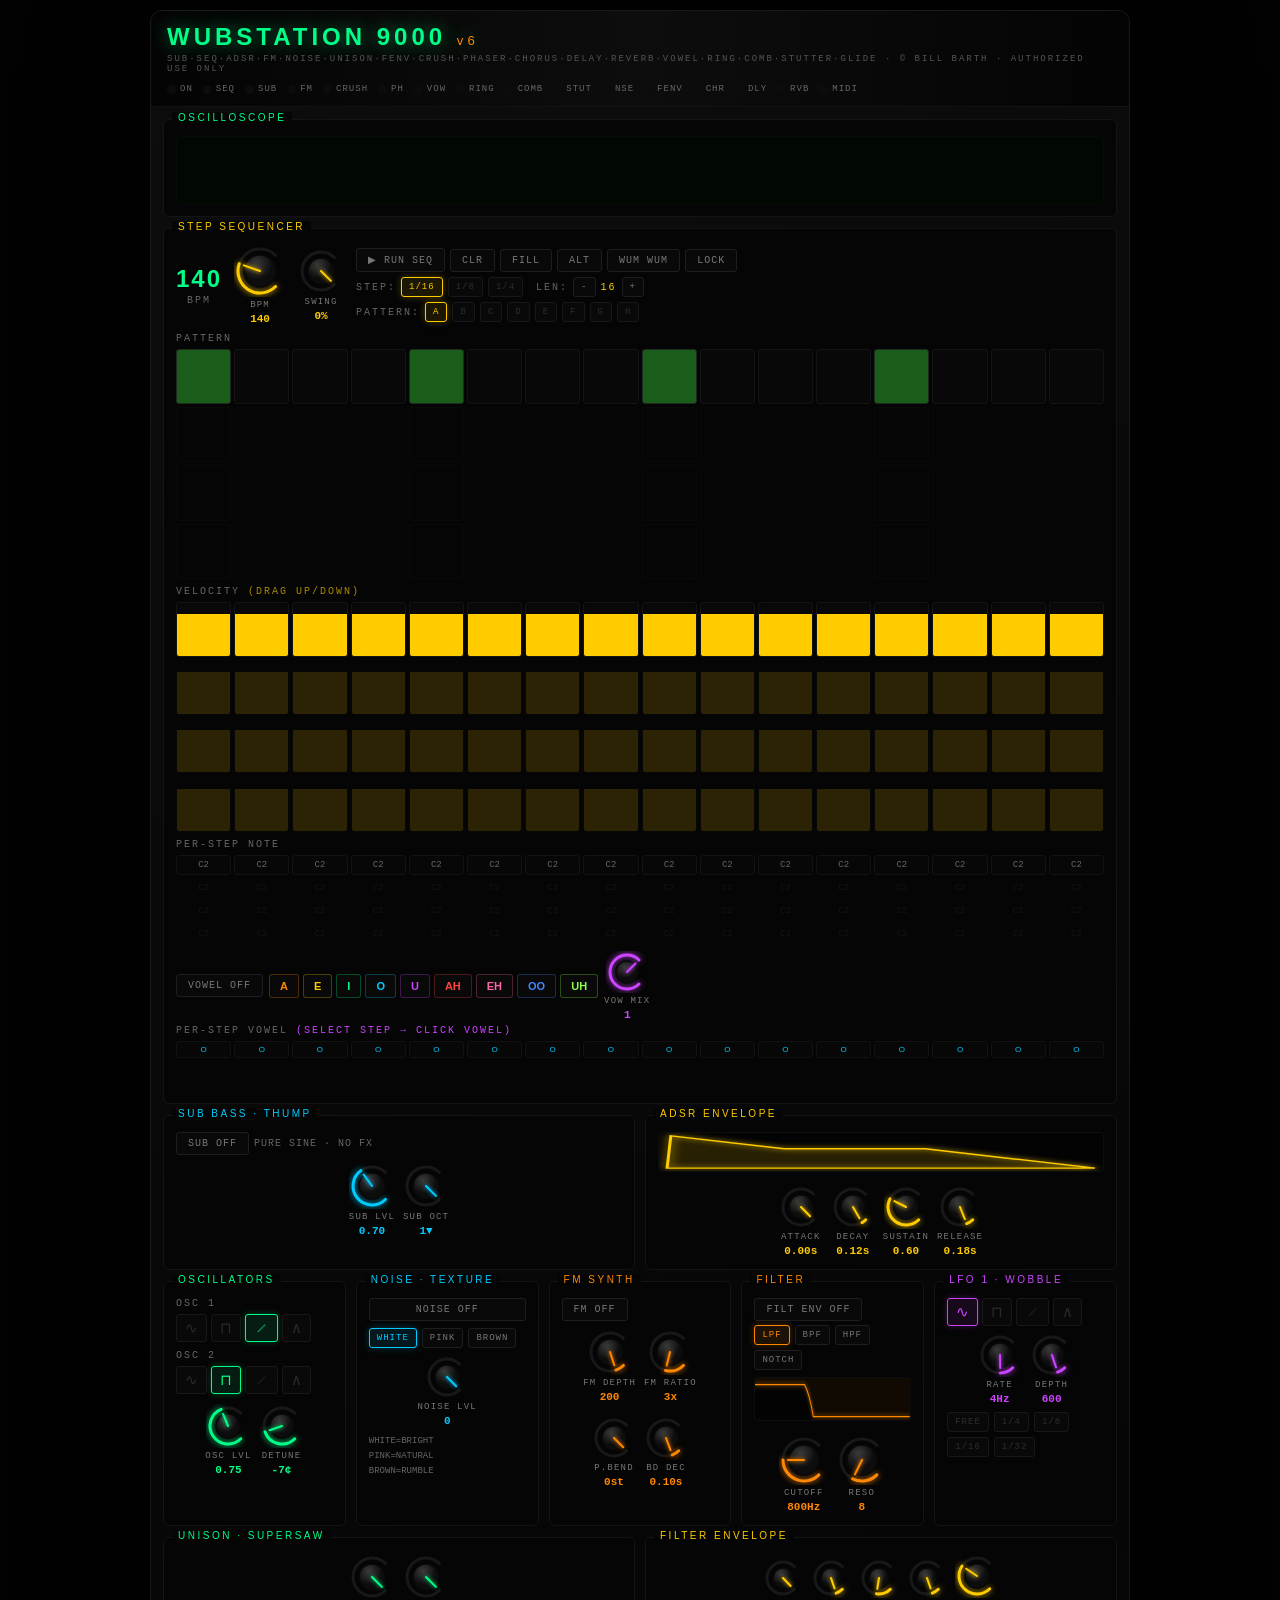
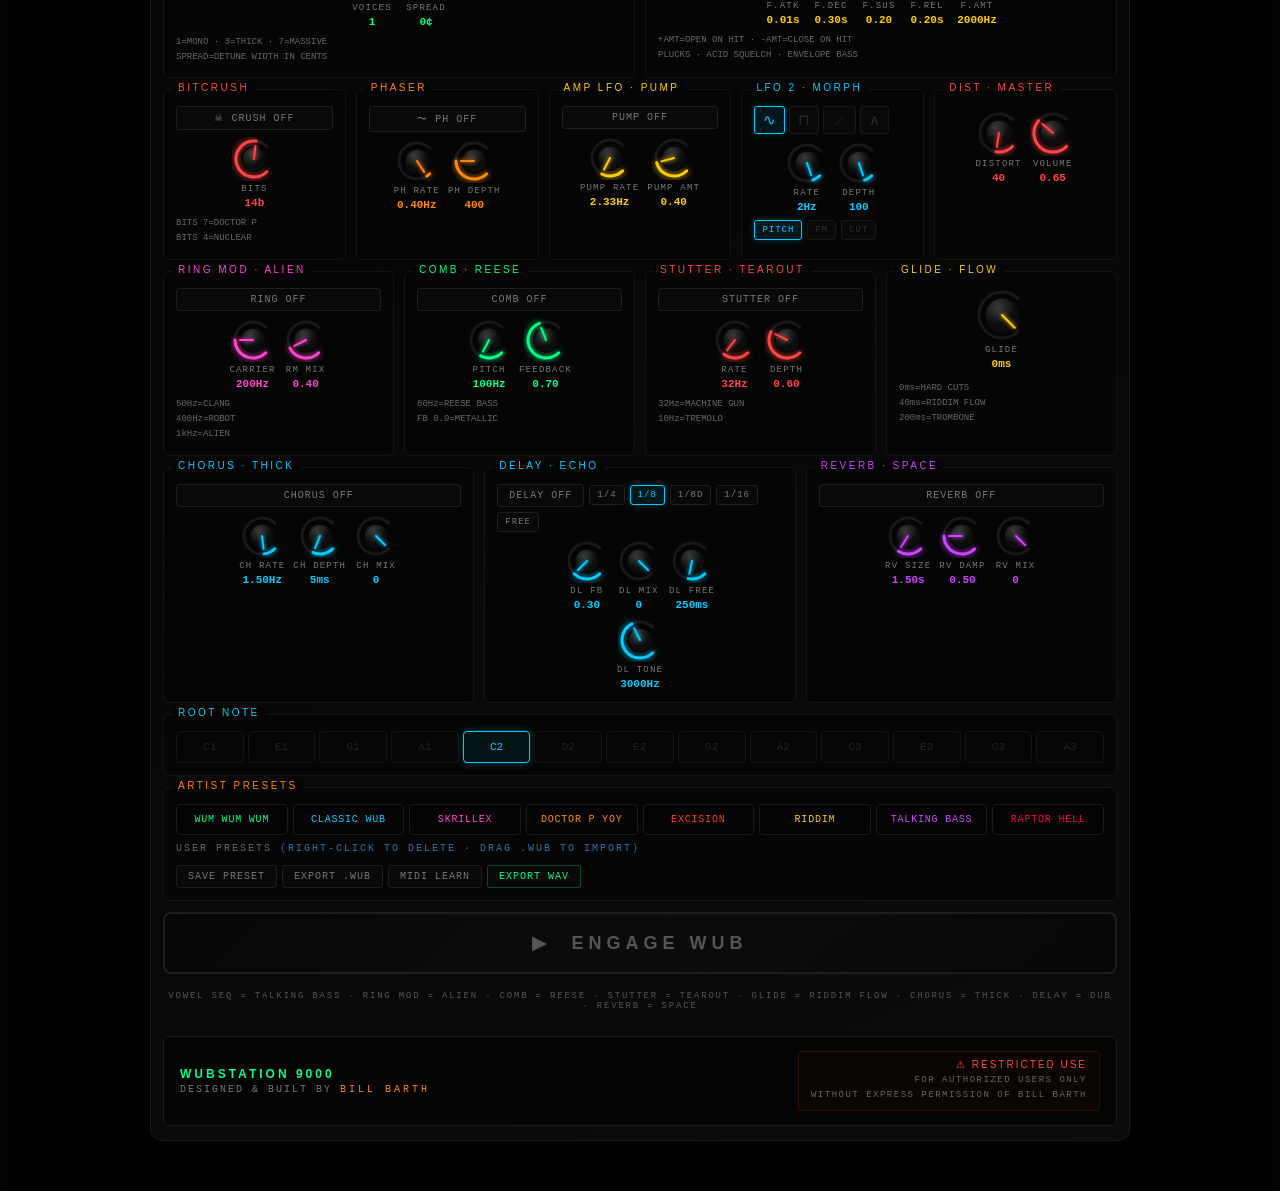
<file: index.html>
<!DOCTYPE html>
<html lang="en">
<head>
<meta charset="UTF-8">
<meta name="viewport" content="width=device-width, initial-scale=1.0, maximum-scale=1.0, user-scalable=no">
<meta name="theme-color" content="#020202">
<link rel="manifest" href="manifest.json">
<title>WUBSTATION 9000 v6</title>
<link rel="stylesheet" href="style.css">
</head>
<body>

<div class="machine">
<div class="hdr">
  <div>
    <div class="logo">WUBSTATION 9000 <span class="ver">v6</span></div>
    <div class="sub">SUB·SEQ·ADSR·FM·NOISE·UNISON·FENV·CRUSH·PHASER·CHORUS·DELAY·REVERB·VOWEL·RING·COMB·STUTTER·GLIDE · &copy; BILL BARTH · AUTHORIZED USE ONLY</div>
  </div>
  <div class="leds">
    <div class="lr"><div class="led" id="l-tx"></div><span class="ll">ON</span></div>
    <div class="lr"><div class="led" id="l-seq"></div><span class="ll">SEQ</span></div>
    <div class="lr"><div class="led" id="l-sub"></div><span class="ll">SUB</span></div>
    <div class="lr"><div class="led" id="l-fm"></div><span class="ll">FM</span></div>
    <div class="lr"><div class="led" id="l-bc"></div><span class="ll">CRUSH</span></div>
    <div class="lr"><div class="led" id="l-ph"></div><span class="ll">PH</span></div>
    <div class="lr"><div class="led" id="l-vow"></div><span class="ll">VOW</span></div>
    <div class="lr"><div class="led" id="l-rm"></div><span class="ll">RING</span></div>
    <div class="lr"><div class="led" id="l-comb"></div><span class="ll">COMB</span></div>
    <div class="lr"><div class="led" id="l-stut"></div><span class="ll">STUT</span></div>
    <div class="lr"><div class="led" id="l-noise"></div><span class="ll">NSE</span></div>
    <div class="lr"><div class="led" id="l-fenv"></div><span class="ll">FENV</span></div>
    <div class="lr"><div class="led" id="l-chorus"></div><span class="ll">CHR</span></div>
    <div class="lr"><div class="led" id="l-delay"></div><span class="ll">DLY</span></div>
    <div class="lr"><div class="led" id="l-reverb"></div><span class="ll">RVB</span></div>
    <div class="lr"><div class="led" id="l-midi"></div><span class="ll">MIDI</span></div>
  </div>
</div>
<div class="body">

<div class="panel"><div class="pt" style="color:#00ff88">OSCILLOSCOPE</div><canvas id="scope"></canvas></div>

<!-- SEQUENCER -->
<div class="panel">
  <div class="pt" style="color:#ffcc00">STEP SEQUENCER</div>
  <div style="display:flex;gap:12px;align-items:center;flex-wrap:wrap;margin-bottom:8px;">
    <div style="text-align:center;"><div class="bd" id="bdisp">140</div><span class="bu">BPM</span></div>
    <div id="k-bpm"></div>
    <div id="k-swing"></div>
    <div style="display:flex;flex-direction:column;gap:5px;">
      <div class="tr">
        <button class="tb" id="sq-run">&#9654; RUN SEQ</button>
        <button class="tb" id="sq-clr">CLR</button>
        <button class="tb" id="sq-fill">FILL</button>
        <button class="tb" id="sq-alt">ALT</button>
        <button class="tb" id="sq-wum">WUM WUM</button>
        <button class="tb" id="sq-lock">LOCK</button>
      </div>
      <div class="tr">
        <span class="sl" style="margin-bottom:0;">STEP:</span>
        <button class="tb sm" id="ss-1/16" data-ss="1/16">1/16</button>
        <button class="tb sm" id="ss-1/8" data-ss="1/8">1/8</button>
        <button class="tb sm" id="ss-1/4" data-ss="1/4">1/4</button>
        <span class="sl" style="margin-bottom:0;margin-left:8px;">LEN:</span>
        <button class="tb sm" id="sl-dec">-</button>
        <span class="sl" style="margin-bottom:0;color:#ffcc00;" id="sl-disp">16</span>
        <button class="tb sm" id="sl-inc">+</button>
      </div>
      <div class="tr">
        <span class="sl" style="margin-bottom:0;">PATTERN:</span>
        <button class="tb sm pat-btn" id="pat-0">A</button>
        <button class="tb sm pat-btn" id="pat-1">B</button>
        <button class="tb sm pat-btn" id="pat-2">C</button>
        <button class="tb sm pat-btn" id="pat-3">D</button>
        <button class="tb sm pat-btn" id="pat-4">E</button>
        <button class="tb sm pat-btn" id="pat-5">F</button>
        <button class="tb sm pat-btn" id="pat-6">G</button>
        <button class="tb sm pat-btn" id="pat-7">H</button>
      </div>
    </div>
  </div>
  <span class="sl">PATTERN</span>
  <div class="sg" id="sg"></div>
  <span class="sl" style="margin-top:7px;">VELOCITY <span style="color:#ffcc00aa;">(DRAG UP/DOWN)</span></span>
  <div class="sg" id="vg" style="margin-top:0;"></div>
  <span class="sl" style="margin-top:7px;">PER-STEP NOTE</span>
  <div class="ns" id="ns"></div>
  <div style="display:flex;gap:6px;align-items:center;flex-wrap:wrap;margin-top:7px;margin-bottom:4px;">
    <button class="tb" id="vow-tog">VOWEL OFF</button>
    <div class="vbr" id="vbr"></div>
    <div id="k-vmix"></div>
  </div>
  <span class="sl">PER-STEP VOWEL <span style="color:#cc44ff;">(SELECT STEP &rarr; CLICK VOWEL)</span></span>
  <div class="vs" id="vs"></div>
</div>

<!-- SUB + ADSR -->
<div class="g2">
  <div class="panel">
    <div class="pt" style="color:#00ccff">SUB BASS · THUMP</div>
    <div style="display:flex;flex-direction:column;gap:8px;">
      <div class="tr"><button class="tb" id="sub-tog">SUB OFF</button><span style="font-size:10px;color:#666;letter-spacing:1px;">PURE SINE · NO FX</span></div>
      <div class="kr" style="padding-top:0;"><div id="k-sv"></div><div id="k-so"></div></div>
    </div>
  </div>
  <div class="panel">
    <div class="pt" style="color:#ffcc00">ADSR ENVELOPE</div>
    <div style="display:flex;flex-direction:column;gap:7px;">
      <div class="av"><svg viewBox="0 0 220 40" preserveAspectRatio="none"><path id="ap" fill="rgba(255,204,0,.08)" stroke="#ffcc00" stroke-width="1.5" style="filter:drop-shadow(0 0 3px #ffcc00)"/></svg></div>
      <div class="kr" style="padding-top:0;"><div id="k-A"></div><div id="k-D"></div><div id="k-S"></div><div id="k-R"></div></div>
    </div>
  </div>
</div>

<!-- OSC + NOISE + UNISON + FM + FILTER + LFO1 -->
<div class="g5">
  <div class="panel">
    <div class="pt" style="color:#00ff88">OSCILLATORS</div>
    <div style="display:flex;flex-direction:column;gap:8px;">
      <div><span class="sl">OSC 1</span><div class="wr" id="o1w"></div></div>
      <div><span class="sl">OSC 2</span><div class="wr" id="o2w"></div></div>
      <div class="kr" style="padding-top:2px;"><div id="k-o1v"></div><div id="k-det"></div></div>
    </div>
  </div>
  <div class="panel">
    <div class="pt" style="color:#00ccff">NOISE · TEXTURE</div>
    <div style="display:flex;flex-direction:column;gap:7px;">
      <button class="tb" id="noise-tog">NOISE OFF</button>
      <div class="tr">
        <button class="tb sm" id="nt-white">WHITE</button>
        <button class="tb sm" id="nt-pink">PINK</button>
        <button class="tb sm" id="nt-brown">BROWN</button>
      </div>
      <div class="kr" style="padding-top:0;"><div id="k-nvol"></div></div>
      <div style="font-size:9px;color:#666;line-height:1.7;">WHITE=BRIGHT<br>PINK=NATURAL<br>BROWN=RUMBLE</div>
    </div>
  </div>
  <div class="panel">
    <div class="pt" style="color:#ff8800">FM SYNTH</div>
    <div style="display:flex;flex-direction:column;gap:8px;">
      <div class="tr"><button class="tb" id="fm-tog">FM OFF</button></div>
      <div class="kr" style="padding-top:0;"><div id="k-fmd"></div><div id="k-fmr"></div></div>
      <div class="kr"><div id="k-pb"></div><div id="k-pd"></div></div>
    </div>
  </div>
  <div class="panel">
    <div class="pt" style="color:#ff8800">FILTER</div>
    <div class="tr" style="margin-bottom:4px;">
      <button class="tb" id="fenv-tog">FILT ENV OFF</button>
    </div>
    <div style="display:flex;flex-direction:column;gap:7px;">
      <div class="tr">
        <button class="tb sm" id="ft-lpf">LPF</button>
        <button class="tb sm" id="ft-bpf">BPF</button>
        <button class="tb sm" id="ft-hpf">HPF</button>
        <button class="tb sm" id="ft-notch">NOTCH</button>
      </div>
      <div class="fviz">
        <svg viewBox="0 0 250 50" preserveAspectRatio="none">
          <path id="ff" fill="rgba(255,136,0,.05)"/>
          <path id="fl" fill="none" stroke="#ff8800" stroke-width="1.5" style="filter:drop-shadow(0 0 3px #ff8800)"/>
        </svg>
      </div>
      <div class="kr" style="padding-top:0;"><div id="k-cut"></div><div id="k-res"></div></div>
    </div>
  </div>
  <div class="panel">
    <div class="pt" style="color:#cc44ff">LFO 1 · WOBBLE</div>
    <div style="display:flex;flex-direction:column;gap:7px;">
      <div class="wr" id="l1w"></div>
      <div class="kr" style="padding-top:0;"><div id="k-l1r"></div><div id="k-l1d"></div></div>
      <div class="tr">
        <button class="tb sm" id="syn1">FREE</button>
        <button class="tb sm" id="d1-1/4" data-d1="1/4">1/4</button>
        <button class="tb sm" id="d1-1/8" data-d1="1/8">1/8</button>
        <button class="tb sm" id="d1-1/16" data-d1="1/16">1/16</button>
        <button class="tb sm" id="d1-1/32" data-d1="1/32">1/32</button>
      </div>
      <div style="font-size:10px;color:#cc44ff99;" id="l1hz"></div>
    </div>
  </div>
</div>

<!-- UNISON + FILTER ENVELOPE -->
<div class="g2">
  <div class="panel">
    <div class="pt" style="color:#00ff88">UNISON · SUPERSAW</div>
    <div style="display:flex;flex-direction:column;gap:7px;">
      <div class="kr" style="padding-top:0;"><div id="k-univ"></div><div id="k-unis"></div></div>
      <div style="font-size:9px;color:#666;line-height:1.7;">1=MONO · 3=THICK · 7=MASSIVE<br>SPREAD=DETUNE WIDTH IN CENTS</div>
    </div>
  </div>
  <div class="panel">
    <div class="pt" style="color:#ffcc00">FILTER ENVELOPE</div>
    <div style="display:flex;flex-direction:column;gap:7px;">
      <div class="kr" style="padding-top:0;">
        <div id="k-fea"></div><div id="k-fed"></div><div id="k-fes"></div><div id="k-fer"></div><div id="k-feamt"></div>
      </div>
      <div style="font-size:9px;color:#666;line-height:1.7;">+AMT=OPEN ON HIT · -AMT=CLOSE ON HIT<br>PLUCKS · ACID SQUELCH · ENVELOPE BASS</div>
    </div>
  </div>
</div>

<!-- FX ROW 1 -->
<div class="g5">
  <div class="panel">
    <div class="pt" style="color:#ff4444">BITCRUSH</div>
    <div style="display:flex;flex-direction:column;gap:7px;">
      <button class="tb" id="bc-tog">&#9760; CRUSH OFF</button>
      <div class="kr" style="padding-top:0;"><div id="k-bit"></div></div>
      <div style="font-size:9px;color:#666;line-height:1.7;">BITS 7=DOCTOR P<br>BITS 4=NUCLEAR</div>
    </div>
  </div>
  <div class="panel">
    <div class="pt" style="color:#ff8800">PHASER</div>
    <div style="display:flex;flex-direction:column;gap:7px;">
      <button class="tb" id="ph-tog">&#12316; PH OFF</button>
      <div class="kr" style="padding-top:0;"><div id="k-phr"></div><div id="k-phd"></div></div>
    </div>
  </div>
  <div class="panel">
    <div class="pt" style="color:#ffcc00">AMP LFO · PUMP</div>
    <div style="display:flex;flex-direction:column;gap:7px;">
      <button class="tb" id="al-tog">PUMP OFF</button>
      <div class="kr" style="padding-top:0;"><div id="k-alr"></div><div id="k-ald"></div></div>
    </div>
  </div>
  <div class="panel">
    <div class="pt" style="color:#00ccff">LFO 2 · MORPH</div>
    <div style="display:flex;flex-direction:column;gap:7px;">
      <div class="wr" id="l2w"></div>
      <div class="kr" style="padding-top:0;"><div id="k-l2r"></div><div id="k-l2d"></div></div>
      <div class="tr">
        <button class="tb sm" id="t-pitch" data-tgt="pitch">PITCH</button>
        <button class="tb sm" id="t-fm" data-tgt="fm">FM</button>
        <button class="tb sm" id="t-cut2" data-tgt="cutoff2">CUT</button>
      </div>
    </div>
  </div>
  <div class="panel">
    <div class="pt" style="color:#ff4444">DIST · MASTER</div>
    <div class="kr" style="padding-top:4px;"><div id="k-dis"></div><div id="k-vol"></div></div>
  </div>
</div>

<!-- FX ROW 2 -->
<div class="g4">
  <div class="panel">
    <div class="pt" style="color:#ff44cc">RING MOD · ALIEN</div>
    <div style="display:flex;flex-direction:column;gap:7px;">
      <button class="tb" id="rm-tog">RING OFF</button>
      <div class="kr" style="padding-top:0;"><div id="k-rmf"></div><div id="k-rmm"></div></div>
      <div style="font-size:9px;color:#666;line-height:1.7;">50Hz=CLANG<br>400Hz=ROBOT<br>1kHz=ALIEN</div>
    </div>
  </div>
  <div class="panel">
    <div class="pt" style="color:#00ff88">COMB · REESE</div>
    <div style="display:flex;flex-direction:column;gap:7px;">
      <button class="tb" id="cb-tog">COMB OFF</button>
      <div class="kr" style="padding-top:0;"><div id="k-cbf"></div><div id="k-cbg"></div></div>
      <div style="font-size:9px;color:#666;line-height:1.7;">80Hz=REESE BASS<br>FB 0.9=METALLIC</div>
    </div>
  </div>
  <div class="panel">
    <div class="pt" style="color:#ff4444">STUTTER · TEAROUT</div>
    <div style="display:flex;flex-direction:column;gap:7px;">
      <button class="tb" id="st-tog">STUTTER OFF</button>
      <div class="kr" style="padding-top:0;"><div id="k-str"></div><div id="k-std"></div></div>
      <div style="font-size:9px;color:#666;line-height:1.7;">32Hz=MACHINE GUN<br>10Hz=TREMOLO</div>
    </div>
  </div>
  <div class="panel">
    <div class="pt" style="color:#ffcc00">GLIDE · FLOW</div>
    <div style="display:flex;flex-direction:column;gap:7px;">
      <div class="kr" style="padding-top:0;"><div id="k-gli"></div></div>
      <div style="font-size:9px;color:#666;line-height:1.7;margin-top:4px;">0ms=HARD CUTS<br>40ms=RIDDIM FLOW<br>200ms=TROMBONE</div>
    </div>
  </div>
</div>

<!-- FX ROW 3: v6 EFFECTS -->
<div class="g3">
  <div class="panel">
    <div class="pt" style="color:#00ccff">CHORUS · THICK</div>
    <div style="display:flex;flex-direction:column;gap:7px;">
      <button class="tb" id="ch-tog">CHORUS OFF</button>
      <div class="kr" style="padding-top:0;"><div id="k-chr"></div><div id="k-chd"></div><div id="k-chm"></div></div>
    </div>
  </div>
  <div class="panel">
    <div class="pt" style="color:#00ccff">DELAY · ECHO</div>
    <div style="display:flex;flex-direction:column;gap:7px;">
      <div class="tr">
        <button class="tb" id="dl-tog">DELAY OFF</button>
        <button class="tb sm" id="ds-1/4" data-ds="1/4">1/4</button>
        <button class="tb sm" id="ds-1/8" data-ds="1/8">1/8</button>
        <button class="tb sm" id="ds-1/8d" data-ds="1/8d">1/8D</button>
        <button class="tb sm" id="ds-1/16" data-ds="1/16">1/16</button>
        <button class="tb sm" id="ds-free" data-ds="free">FREE</button>
      </div>
      <div class="kr" style="padding-top:0;"><div id="k-dlfb"></div><div id="k-dlm"></div><div id="k-dlf"></div></div>
      <div class="kr" style="padding-top:0;"><div id="k-dlft"></div></div>
    </div>
  </div>
  <div class="panel">
    <div class="pt" style="color:#cc44ff">REVERB · SPACE</div>
    <div style="display:flex;flex-direction:column;gap:7px;">
      <button class="tb" id="rv-tog">REVERB OFF</button>
      <div class="kr" style="padding-top:0;"><div id="k-rvs"></div><div id="k-rvd"></div><div id="k-rvm"></div></div>
    </div>
  </div>
</div>

<div class="panel"><div class="pt" style="color:#00ccff">ROOT NOTE</div><div class="nr" id="notes"></div></div>
<div class="panel">
  <div class="pt" style="color:#ff8800">ARTIST PRESETS</div>
  <div class="pr" id="presets"></div>
  <div style="margin-top:8px;">
    <span class="sl">USER PRESETS <span style="color:#44aaffaa;">(RIGHT-CLICK TO DELETE · DRAG .WUB TO IMPORT)</span></span>
    <div class="pr" id="user-presets"></div>
    <div class="tr" style="margin-top:6px;">
      <button class="tb" id="preset-save">SAVE PRESET</button>
      <button class="tb" id="preset-export">EXPORT .WUB</button>
      <button class="tb" id="midi-learn">MIDI LEARN</button>
      <button class="tb" id="export-wav" style="color:#00ff88;border-color:#00ff8844;">EXPORT WAV</button>
    </div>
  </div>
</div>
<button id="eng">&#9654;&nbsp; ENGAGE WUB</button>
<div class="tip">VOWEL SEQ = TALKING BASS · RING MOD = ALIEN · COMB = REESE · STUTTER = TEAROUT · GLIDE = RIDDIM FLOW · CHORUS = THICK · DELAY = DUB · REVERB = SPACE</div>
<div class="cbar">
  <div>
    <div style="font-family:'Orbitron','Impact','Arial Black',sans-serif;font-size:12px;font-weight:700;color:#00ff88;letter-spacing:3px;">WUBSTATION 9000</div>
    <div style="font-size:10px;color:#777;letter-spacing:2px;margin-top:3px;">DESIGNED &amp; BUILT BY <span style="color:#ff8800;letter-spacing:3px;">BILL BARTH</span></div>
  </div>
  <div style="border:1px solid #ff440022;border-radius:4px;padding:7px 12px;background:#ff440008;text-align:right;">
    <div style="font-size:10px;color:#ff4444;letter-spacing:2px;font-family:'Orbitron','Impact','Arial Black',sans-serif;">&#9888; RESTRICTED USE</div>
    <div style="font-size:9px;color:#666;letter-spacing:1.5px;margin-top:3px;line-height:1.7;">FOR AUTHORIZED USERS ONLY<br>WITHOUT EXPRESS PERMISSION OF BILL BARTH</div>
  </div>
</div>

</div></div>

<!-- Load order matters: state → engine → scope → sequencer → ui → presets -->
<script src="js/state.js"></script>
<script src="js/engine.js"></script>
<script src="js/scope.js"></script>
<script src="js/sequencer.js"></script>
<script src="js/ui.js"></script>
<script src="js/presets.js"></script>
<script src="js/midi.js"></script>
<script src="js/export.js"></script>
<script>
// Wire MIDI learn button
document.getElementById('midi-learn').addEventListener('click', function() {
  if (midiLearnTarget) {
    midiLearnTarget = null;
    this.textContent = 'MIDI LEARN';
    st(this, false, '#44aaff');
  } else {
    const param = prompt('Enter parameter to learn (e.g. cutoff, vol, lfo1Rate):');
    if (param && param.trim()) enterMidiLearn(param.trim());
  }
});

// Wire WAV export button
document.getElementById('export-wav').addEventListener('click', () => {
  const bars = parseInt(prompt('How many bars to export?', '4')) || 4;
  exportWav(Math.min(32, Math.max(1, bars)));
});

// Register service worker for PWA
if ('serviceWorker' in navigator) {
  navigator.serviceWorker.register('./sw.js').catch(() => {});
}
</script>

</body>
</html>
</file>
<file: style.css>
/* ============================================================================
   WUBSTATION 9000 v6 — STYLES
   ============================================================================ */

*,*::before,*::after{box-sizing:border-box;margin:0;padding:0;-webkit-tap-highlight-color:transparent;}
html,body{background:#020202;min-height:100vh;overscroll-behavior:none;}
body{font-family:'Share Tech Mono','Courier New',monospace;color:#bbb;padding:10px;padding-bottom:50px;}
.machine{max-width:980px;margin:0 auto;background:linear-gradient(158deg,#0d0d0d 0%,#060606 60%,#0b0b0b 100%);border:1px solid #1a1a1a;border-radius:12px;box-shadow:0 60px 120px rgba(0,0,0,.98);overflow:hidden;}
.hdr{background:linear-gradient(90deg,#040404,#0d0d0d,#040404);border-bottom:1px solid #121212;padding:12px 16px;display:flex;align-items:center;justify-content:space-between;gap:10px;flex-wrap:wrap;}
.logo{font-family:'Orbitron','Impact','Arial Black',sans-serif;font-size:clamp(15px,3.2vw,24px);font-weight:900;letter-spacing:4px;color:#00ff88;text-shadow:0 0 18px rgba(0,255,136,.5);}
.ver{font-size:.55em;color:#ff8800;font-weight:400;}
.sub{font-size:9px;color:#555;letter-spacing:2px;margin-top:3px;}
.leds{display:flex;gap:10px;flex-wrap:wrap;align-items:center;}
.lr{display:flex;align-items:center;gap:4px;}
.led{width:9px;height:9px;border-radius:50%;background:#0c0c0c;transition:all .15s;flex-shrink:0;}
.led.g{background:#00ff88;box-shadow:0 0 8px #00ff88,0 0 18px rgba(0,255,136,.4);}
.led.o{background:#ff5500;box-shadow:0 0 8px #ff5500;}
.led.p{background:#cc44ff;box-shadow:0 0 8px #cc44ff;}
.led.b{background:#00ccff;box-shadow:0 0 8px #00ccff;}
.led.y{background:#ffcc00;box-shadow:0 0 8px #ffcc00;}
.led.pk{background:#ff44cc;box-shadow:0 0 8px #ff44cc;}
.ll{font-size:9px;color:#666;letter-spacing:1px;}
.body{padding:12px 12px 14px;display:flex;flex-direction:column;gap:11px;}
.panel{background:#050505;border:1px solid #141414;border-radius:6px;padding:16px 12px 12px;position:relative;}
.pt{position:absolute;top:-8px;left:8px;background:#050505;padding:0 6px;font-size:10px;letter-spacing:2.5px;font-family:'Orbitron','Impact','Arial Black',sans-serif;text-transform:uppercase;}
.g2{display:grid;grid-template-columns:1fr 1fr;gap:10px;}
.g3{display:grid;grid-template-columns:1fr 1fr 1fr;gap:10px;}
.g4{display:grid;grid-template-columns:1fr 1fr 1fr 1fr;gap:10px;}
.g5{display:grid;grid-template-columns:repeat(5,1fr);gap:10px;}
@media(max-width:680px){.g3,.g4,.g5{grid-template-columns:1fr 1fr;}.g2{grid-template-columns:1fr;}}
@media(max-width:380px){.g2,.g3,.g4,.g5{grid-template-columns:1fr;}}
#scope{width:100%;height:68px;display:block;border-radius:3px;background:#010701;border:1px solid #0a0a0a;}
.kw{display:flex;flex-direction:column;align-items:center;gap:3px;user-select:none;touch-action:none;}
.kw svg{display:block;cursor:ns-resize;}
.kl{font-size:9px;color:#777;letter-spacing:1.2px;text-align:center;text-transform:uppercase;}
.kv{font-size:11px;font-weight:bold;}
.kr{display:flex;gap:8px;justify-content:center;align-items:flex-end;flex-wrap:wrap;padding-top:5px;}
.wr{display:flex;gap:4px;flex-wrap:wrap;}
.wb{padding:4px 8px;font-size:15px;background:#090909;color:#666;border:1px solid #1e1e1e;border-radius:3px;cursor:pointer;transition:all .1s;touch-action:manipulation;-webkit-user-select:none;}
.tb{padding:5px 11px;font-size:10px;letter-spacing:1px;background:#090909;color:#777;border:1px solid #1e1e1e;border-radius:3px;cursor:pointer;transition:all .1s;touch-action:manipulation;-webkit-user-select:none;font-family:'Share Tech Mono','Courier New',monospace;}
.tb.sm{padding:4px 7px;font-size:9px;}
.tr{display:flex;gap:5px;flex-wrap:wrap;align-items:center;}
.sl{font-size:10px;color:#666;letter-spacing:2px;display:block;margin-bottom:5px;text-transform:uppercase;}
.fviz{height:44px;background:#030303;border-radius:3px;border:1px solid #0e0e0e;overflow:hidden;position:relative;margin-bottom:7px;}
.fviz svg{width:100%;height:100%;}
.sg{display:grid;grid-template-columns:repeat(16,1fr);gap:3px;margin-top:5px;}
@media(max-width:500px){.sg{grid-template-columns:repeat(8,1fr) !important;}}
.sb{aspect-ratio:1;border-radius:3px;cursor:pointer;border:1px solid #141414;background:#080808;transition:background .08s;touch-action:manipulation;min-height:22px;}
.sb.on{background:#1a5c1a;border-color:#00ff88;}
.sb.pl{background:#00ff88 !important;box-shadow:0 0 10px rgba(0,255,136,.7) !important;}
.sb:nth-child(4n+1){border-color:#1e2a1e;}
.ns{display:grid;grid-template-columns:repeat(16,1fr);gap:3px;margin-top:4px;}
.nb2{padding:4px 1px;border-radius:3px;cursor:pointer;border:1px solid #121212;background:#070707;font-size:9px;color:#666;text-align:center;touch-action:manipulation;transition:all .1s;}
.nb2.sel{color:#ffcc00;border-color:#ffcc0044;background:#ffcc0010;}
.vs{display:grid;grid-template-columns:repeat(16,1fr);gap:3px;margin-top:4px;}
.vb2{padding:3px 0;border-radius:3px;cursor:pointer;border:1px solid #121212;background:#070707;font-size:8px;font-family:'Orbitron','Impact','Arial Black',sans-serif;color:#666;text-align:center;touch-action:manipulation;transition:all .08s;overflow:hidden;}
.vb2.pl{background:#cc44ff !important;color:#000 !important;box-shadow:0 0 8px rgba(204,68,255,.7);}
.nr{display:flex;gap:4px;flex-wrap:wrap;}
.nb{flex:1;min-width:32px;padding:9px 2px;background:#060606;color:#666;border:1px solid #1a1a1a;border-radius:4px;cursor:pointer;font-size:11px;text-align:center;transition:all .1s;touch-action:manipulation;font-family:'Share Tech Mono','Courier New',monospace;}
.pr{display:flex;gap:5px;flex-wrap:wrap;}
.pb{flex:1;min-width:90px;padding:9px 4px;background:#040404;color:#666;border:1px solid #1a1a1a;border-radius:4px;cursor:pointer;font-size:10px;letter-spacing:.8px;text-align:center;transition:all .15s;touch-action:manipulation;font-family:'Share Tech Mono','Courier New',monospace;}
#eng{width:100%;padding:18px;background:linear-gradient(135deg,#070707,#0c0c0c,#070707);color:#555;border:2px solid #1e1e1e;border-radius:8px;cursor:pointer;font-family:'Orbitron','Impact','Arial Black',sans-serif;font-size:clamp(14px,2.8vw,18px);font-weight:900;letter-spacing:5px;transition:all .22s;text-transform:uppercase;touch-action:manipulation;}
#eng.on{background:linear-gradient(135deg,#001200,#002000,#001200);color:#00ff88;border-color:#00ff88;box-shadow:0 0 40px rgba(0,255,136,.14);}
.tip{text-align:center;font-size:9px;color:#555;letter-spacing:1.8px;padding-top:6px;}
.av{height:40px;background:#030303;border-radius:3px;border:1px solid #0e0e0e;overflow:hidden;margin-bottom:6px;}
.av svg{width:100%;height:100%;}
.bd{font-family:'Orbitron','Impact','Arial Black',sans-serif;font-size:24px;font-weight:900;color:#00ff88;letter-spacing:2px;}
.bu{font-size:10px;color:#666;letter-spacing:2px;display:block;margin-top:2px;}
.vbr{display:flex;gap:4px;flex-wrap:wrap;}
.vbt{padding:5px 10px;font-size:11px;font-weight:700;background:#090909;border:1px solid #1e1e1e;border-radius:3px;cursor:pointer;font-family:'Orbitron','Impact','Arial Black',sans-serif;touch-action:manipulation;}
.cbar{margin-top:14px;border:1px solid #1a1a1a;border-radius:6px;background:#040404;padding:14px 16px;display:flex;align-items:center;justify-content:space-between;flex-wrap:wrap;gap:10px;}
.sb.dimmed,.vb2.dimmed,.nb2.dimmed,.velbar.dimmed{opacity:.15;pointer-events:none;}
.velbar{border-radius:3px;cursor:ns-resize;border:1px solid #141414;background:#080808;position:relative;overflow:hidden;touch-action:none;min-height:22px;aspect-ratio:1;}
.velbar .vfill{position:absolute;bottom:0;left:0;right:0;background:#ffcc00;transition:height .05s;}
</file>
